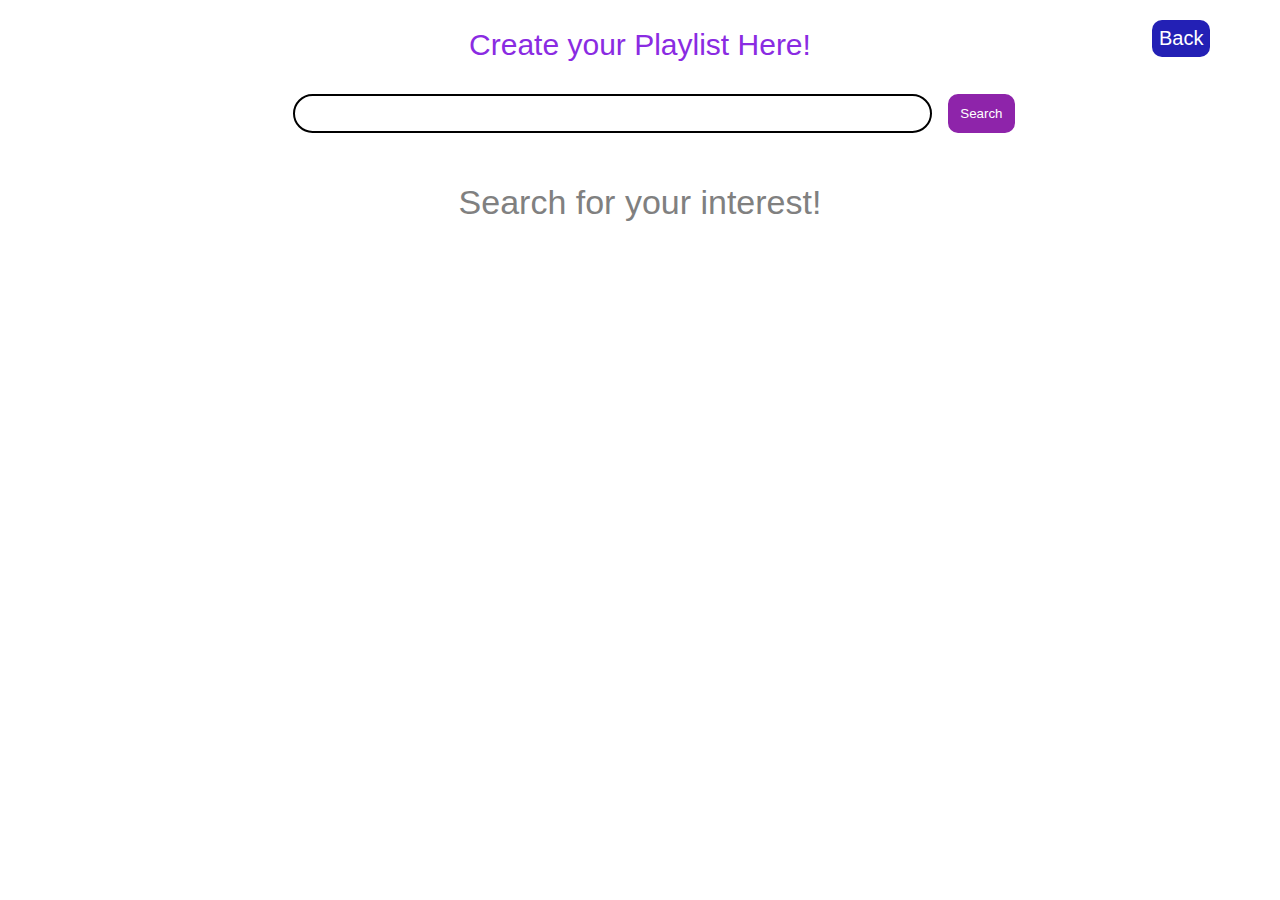
<file: search.html>
<!DOCTYPE html>
<html lang="en">
<head>
    <meta charset="UTF-8">
    <meta http-equiv="X-UA-Compatible" content="IE=edge">
    <meta name="viewport" content="width=device-width, initial-scale=1.0">
    <title>Document</title>
    <script src="jquery.js"></script>
    <style>
        *{
            font-family: 'Gill Sans', 'Gill Sans MT', Calibri, 'Trebuchet MS', sans-serif;
  
        }
        .video-box{
            display: inline-block;
    width: 29vw;
    background-color: #9e385b;
    color: white;
    margin: 15px;
    text-align: center;
    height: 45vh;
    border-radius: 20px;
        }
        .imgg{
            width: 92%;
    height: 25vh;
    margin-top: 20px;
    border-radius: 12px;
        }
        .heading{
            font-size: 30px;
            color: blueviolet;
            text-align: center;
            padding: 20px;
        }
        .search_options{
            width: 100vw;
            justify-content: center;
            text-align: center;
        }
        .clear{
            display: none;
        }

        #search{
            padding: 10px;
    width: 48vw;
    border: 2px solid black;
    border-radius: 21px;
    margin: 12px;
        }

        #search-btn{
            padding: 10px;
    border: 2px solid #8E24AA;
    border-radius: 10px;
    background-color: #8E24AA;
    color: white;
    cursor: pointer;
        }
        .play{
            background-color: rgb(178, 233, 235);
    padding: 9px;
    border-radius: 12px;
    border: 1px;
    margin: 10px;
    cursor: pointer;
        }

        #back{
      position: absolute;
      left: 90%;
      top: 0%;
      font-size: 20px;
      cursor: pointer;
    }
    #back{
        margin-top: 20px;
    cursor: pointer;
    background-color: #2320b5;
    border: 1px;
    color: white;
    padding: 7px;
    border-radius: 10px
    }


    #alternate{
        width: 40vw;
    height: 40vh;
    color: grey;
    /* background-color: yellow; */
    align-items: center;
    text-align: center;
    margin: auto;
 
    font-size: 34px;
    margin-top: 3%;
    }
    
    </style>
</head>
<body>
    <div class="heading">Create your Playlist Here! </div>
    <div class="search_options">
        <input type="text" name="search" id="search">
        <button id="search-btn">Search</button>
    </div>
    <div id="alternate">
        Search for your interest!
    </div>
    <div class="videos" id="videos"></div>
    <button id="back">Back</button>
</body>
<script src="search.js"></script>
</html>
</file>
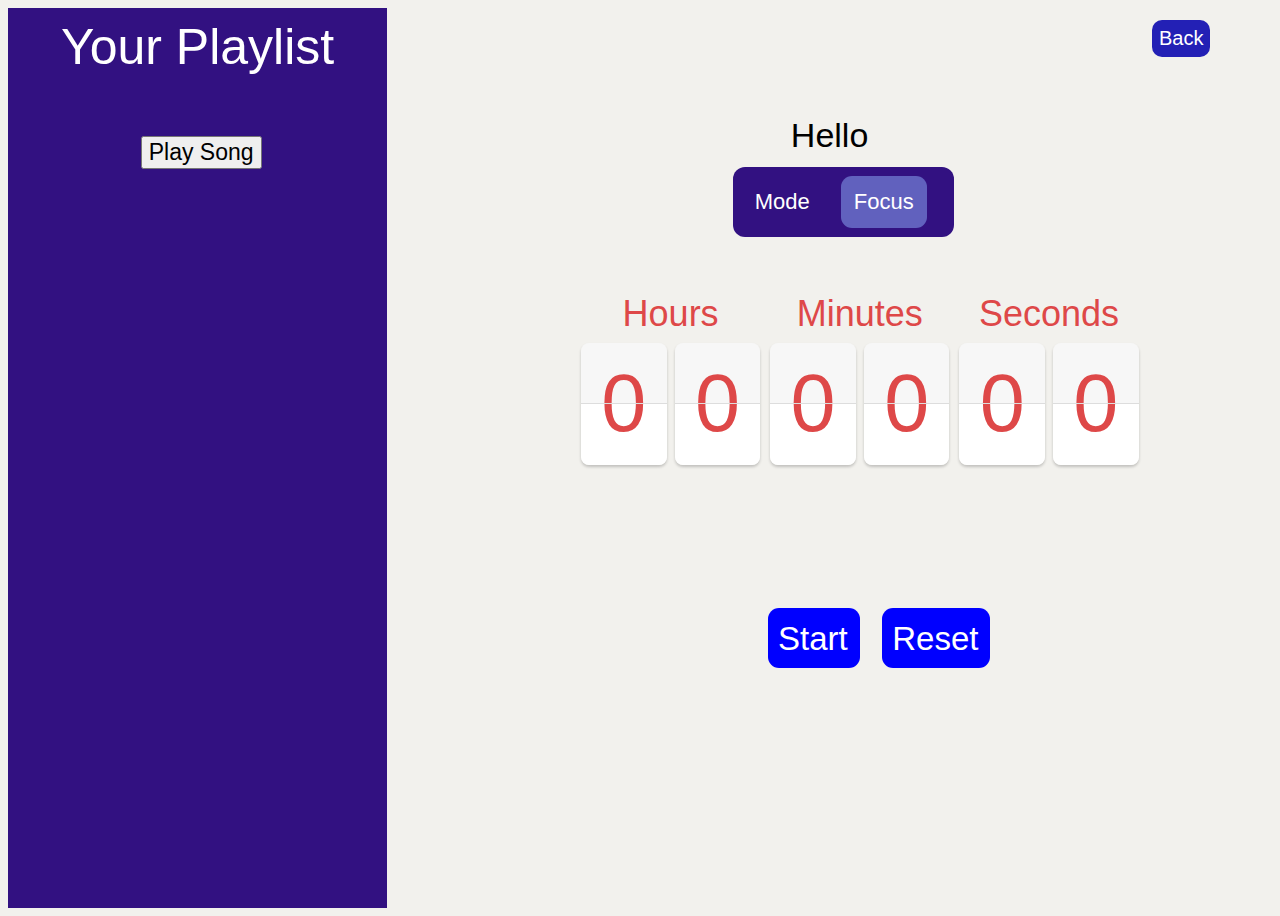
<file: timer.html>
<!DOCTYPE html>
<html lang="en">

<head>
  <meta charset="UTF-8">
  <meta http-equiv="X-UA-Compatible" content="IE=edge">
  <meta name="viewport" content="width=device-width, initial-scale=1.0">
  <script src="jquery.js"></script>
  <title>Document</title>
  <style>
    *,
    *::after,
    *::before {
      box-sizing: border-box;
      font-family: 'Gill Sans', 'Gill Sans MT', Calibri, 'Trebuchet MS', sans-serif;
      font-size: 2.25rem;
    }

    body {
      background-color: #f2f1ed;
      color: #de4848;
    }

    .flip-card {
      position: relative;
      display: inline-flex;
      flex-direction: column;
      box-shadow: 0 2px 3px 0 rgba(0, 0, 0, .2);
      border-radius: .1em;
    }

    .top,
    .bottom,
    .flip-card .top-flip,
    .flip-card .bottom-flip {
      height: .75em;
      line-height: 1;
      padding: .25em;
      overflow: hidden;
    }

    .top,
    .flip-card .top-flip {
      background-color: #f7f7f7;
      border-top-right-radius: .1em;
      border-top-left-radius: .1em;
      border-bottom: 1px solid rgba(0, 0, 0, 0.1);
    }

    .bottom,
    .flip-card .bottom-flip {
      background-color: white;
      display: flex;
      align-items: flex-end;
      border-bottom-right-radius: .1em;
      border-bottom-left-radius: .1em;
    }

    .flip-card .top-flip {
      position: absolute;
      width: 100%;
      animation: flip-top 250ms ease-in;
      transform-origin: bottom;
    }

    @keyframes flip-top {
      100% {
        transform: rotateX(90deg);
      }
    }

    .flip-card .bottom-flip {
      position: absolute;
      bottom: 0;
      width: 100%;
      animation: flip-bottom 250ms ease-out 250ms;
      transform-origin: top;
      transform: rotateX(90deg);
    }

    @keyframes flip-bottom {
      100% {
        transform: rotateX(0deg);
      }
    }

    .container {
      display: flex;
      gap: .5em;
      justify-content: center;
      flex-direction: column;
    }

    .container-segment {
      display: flex;
      flex-direction: column;
      gap: .1em;
      align-items: center;
      padding: 5px;
    }

    .segment {
      display: flex;
      gap: .1em;
    }

    .segment-title {
      font-size: 1rem;
    }

    .time {
      display: flex;
      flex-direction: row;
      position: absolute;
      top: 32%;
      left: 45%;
    }


    .start {
      font-size: 33px;
      background-color: blue;
      color: white;
      border: 2px;
      border-radius: 11px;
      padding: 12px 12px 10px 10px;
      cursor: pointer;
    }


    .pause {
      font-size: 33px;
      background-color: blue;
      color: white;
      border: 2px;
      border-radius: 11px;
      padding: 12px 12px 10px 10px;
      cursor: pointer;
    }

    .options {
      position: absolute;
      top: 64%;
      left: 60%;
    }

    .info {
      display: flex;
      flex-direction: column;
      /* position: absolute; */
      /* left: 40%; */
      top: 10%;
      align-items: center;
      text-align: center;
      margin-top: 12vh;
    }

    #task {
      color: black;
      text-transform: capitalize;
      font-size: 34px;
      text-align: center;
    }

    #cycles {
      font-size: 25px;
      margin-left: 62px;

    }

    .left {
      width: 30%;
      background-color: #321181;
      min-height: 100vh;
    }

    .right {
      width: 70%;
      justify-content: center;
      align-items: center;
    }

    .page {
      display: flex;
      flex-direction: row;
    }

    .side_head {
      font-size: 10px;
      margin-left: 12px;
      color: black;
      font-family: monospace;
    }

    #back {
      margin-top: 20px;
      cursor: pointer;
      background-color: #2320b5;
      border: 1px;
      color: white;
      padding: 7px;
      border-radius: 10px
    }

    .small-div {
      display: flex;
      flex-direction: row;
      padding: 10px;
      background-color: #cdcde9;
      font-family: monospace;
      margin: 2px;
    }

    .side-img {
      width: 82px;
      height: 54px;
      border-radius: 8px;
      margin-top: 5px;
    }

    .demo {
      font-size: 50px;
      text-align: center;
      padding: 10px;
      color: white;
      background-color: #321181;
    }

    #back {
      position: absolute;
      left: 90%;
      top: 0%;
      font-size: 20px;
      cursor: pointer;
    }

    .delete-btn {
      font-size: 16px;
      padding: 8px;
      height: 9vh;
      background-color: #25508d;
      color: white;
      border: 1px;
      border-radius: 12px;
      margin-left: 12px;
      cursor: pointer;
    }

    #play-btn {
      font-size: 23px;
      text-align: center;
      /* margin: auto; */
      margin-left: 35%;
      cursor: pointer;
    }

    .mode {
      display: flex;
      flex-direction: row;
      width: 25%;
      background-color: #321181;
      margin-left: 27vw;
      margin-top: 12px;
      border-radius: 12px;
    }
  </style>

</head>
<div class="page">
  <div class="left">
    <div class="playlist-container">
      <div class="demo">Your Playlist</div>
      <div id="playlist-videos">
      </div>
    </div>
    <button id="play-btn">Play Song</button>
  </div>

  <div class="right">
    <div class="container">
      <div class="time">
        <div class="container-segment">
          <div class="segment-title">Hours</div>
          <div class="segment">
            <div class="flip-card" data-hours-tens>
              <div class="top" id="Hour-tens-top">0</div>
              <div class="bottom" id="Hour-tens-bottom">0</div>
            </div>
            <div class="flip-card" data-hours-ones>
              <div class="top" id="Hour-ones-top">0</div>
              <div class="bottom" id="Hour-ones-bottom">0</div>
            </div>
          </div>
        </div>
        <div class="container-segment">
          <div class="segment-title">Minutes</div>
          <div class="segment">
            <div class="flip-card" data-minutes-tens>
              <div class="top" id="Min-tens-top">0</div>
              <div class="bottom" id="Min-tens-bottom">0</div>
            </div>
            <div class="flip-card" data-minutes-ones>
              <div class="top" id="Min-ones-top">0</div>
              <div class="bottom" id="Min-ones-bottom">0</div>
            </div>
          </div>
        </div>
        <div class="container-segment">
          <div class="segment-title">Seconds</div>
          <div class="segment">
            <div class="flip-card" data-seconds-tens>
              <div class="top" id="Sec-tens-top">0</div>
              <div class="bottom" id="Sec-tens-bottom">0</div>
            </div>
            <div class="flip-card" data-seconds-ones>
              <div class="top" id="Sec-ones-top">0</div>
              <div class="bottom" id="Sec-ones-bottom">0</div>
            </div>
          </div>
        </div>
      </div>
      <div class="options">
        <div class="details">
          <button class="start" id="start-btn">Start</button>
          <button class="pause" id="reset-btn">Reset</button>
        </div>
      </div>
    </div>
    <div class="info">
      <span id="task">Hello</span>
      <!-- <span id="cycles">Cycles: 0/0</span> -->
    </div>
    <div class="mode">
      <div style="
          font-size: 22px;
    color: white;
  
    margin: 9px;
    padding: 13px;
    /* border-radius: 11px; */
  ">Mode </div>
      <div style="
          font-size: 22px;
    color: white;
    background-color: #6161be;
    margin: 9px;
    padding: 13px;
    border-radius: 11px;
  " id="current-mode">Focus</div>
    </div>
  </div>
</div>
<button id="back">Back</button>

</body>
<script src="timer.js"></script>

</html>
</file>
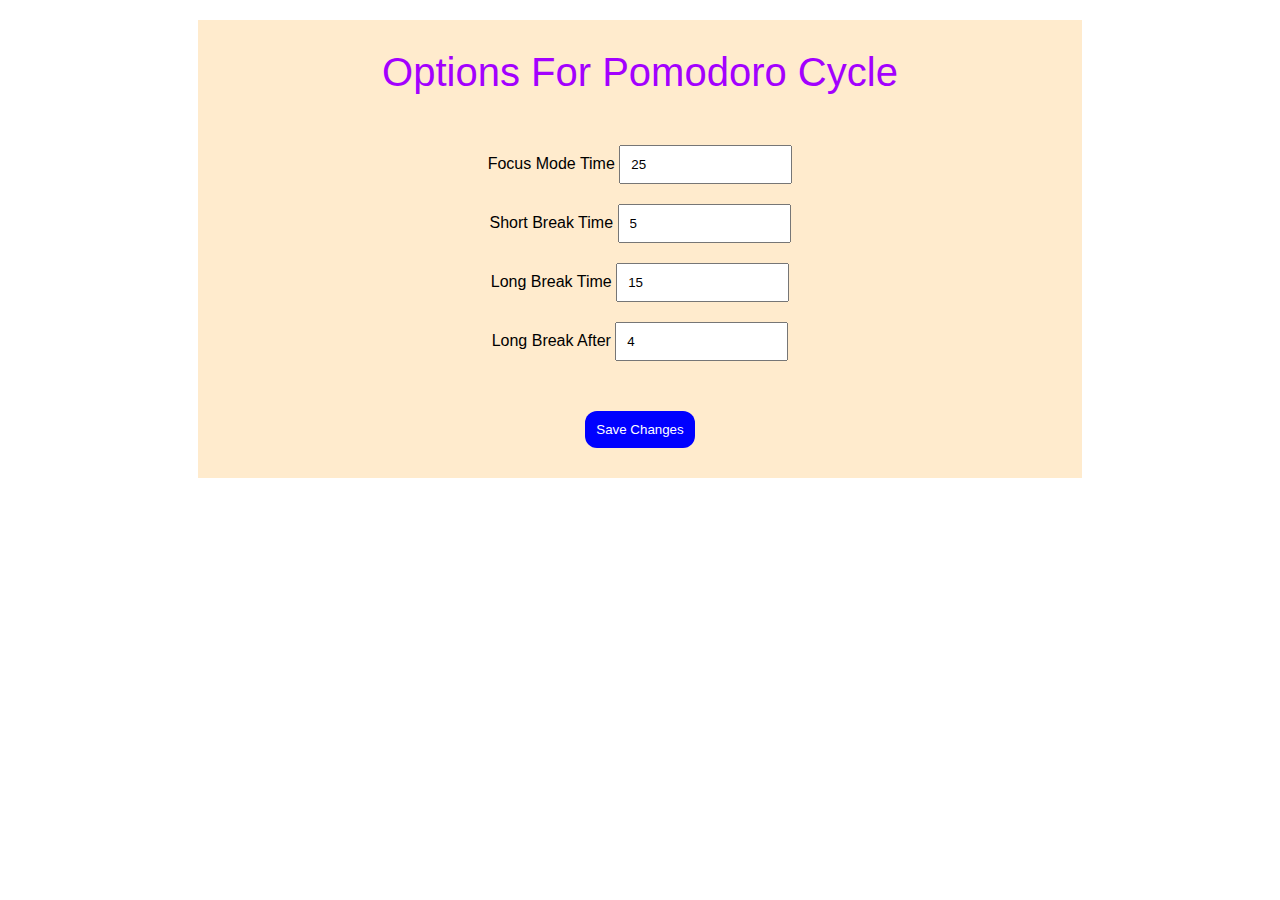
<file: option/option.html>
<!DOCTYPE html>
<html lang="en">
<head>
    <meta charset="UTF-8">
    <meta http-equiv="X-UA-Compatible" content="IE=edge">
    <meta name="viewport" content="width=device-width, initial-scale=1.0">
    <title>Document</title>

    <style>
        *{
            font-family: 'Gill Sans', 'Gill Sans MT', Calibri, 'Trebuchet MS', sans-serif;

        }

        #save-btn{
            border: 2px;
    color: white;
    background-color: blue;
    padding: 11px;
    border-radius: 12px;
    margin: 30px;
        }

        .heading{
            color: #a300ff;
            text-transform: capitalize;
            font-size: 40px;
            margin: 20px;
            padding: 30px;
        }
        .container{
            width: 70%;
            background-color: blanchedalmond;
            text-align: center;
            margin: auto;
            margin-top: 20px;
        }
        .inputs{
            margin: 20px;
        }
        input{
            padding: 10px;
        }
    </style>
</head>
<body>
    <div class="container">
    <div class="heading">Options for Pomodoro Cycle</div>
    <div class="inputs">
        <label>Focus Mode Time</label>
        <input type="text" placeholder="Time in Minutes" value="25" id="focusInput">
    </div>
    <div class="inputs">
        <label>Short Break Time</label>
        <input type="text" placeholder="Time in Minutes" value="5" id="shortInput">
    </div>
    <div class="inputs">
        <label>Long Break Time</label>
        <input type="text" placeholder="Time in Minutes" value="15" id="longInput">
    </div>
    <div class="inputs">
        <label>Long Break After</label>
        <input type="text" placeholder="Time in Minutes" value="4" id="cycleInput">
    </div>
    <button id="save-btn">Save Changes</button>

</div>
<script src="./option.js"></script>
</body>
</html>
</file>
